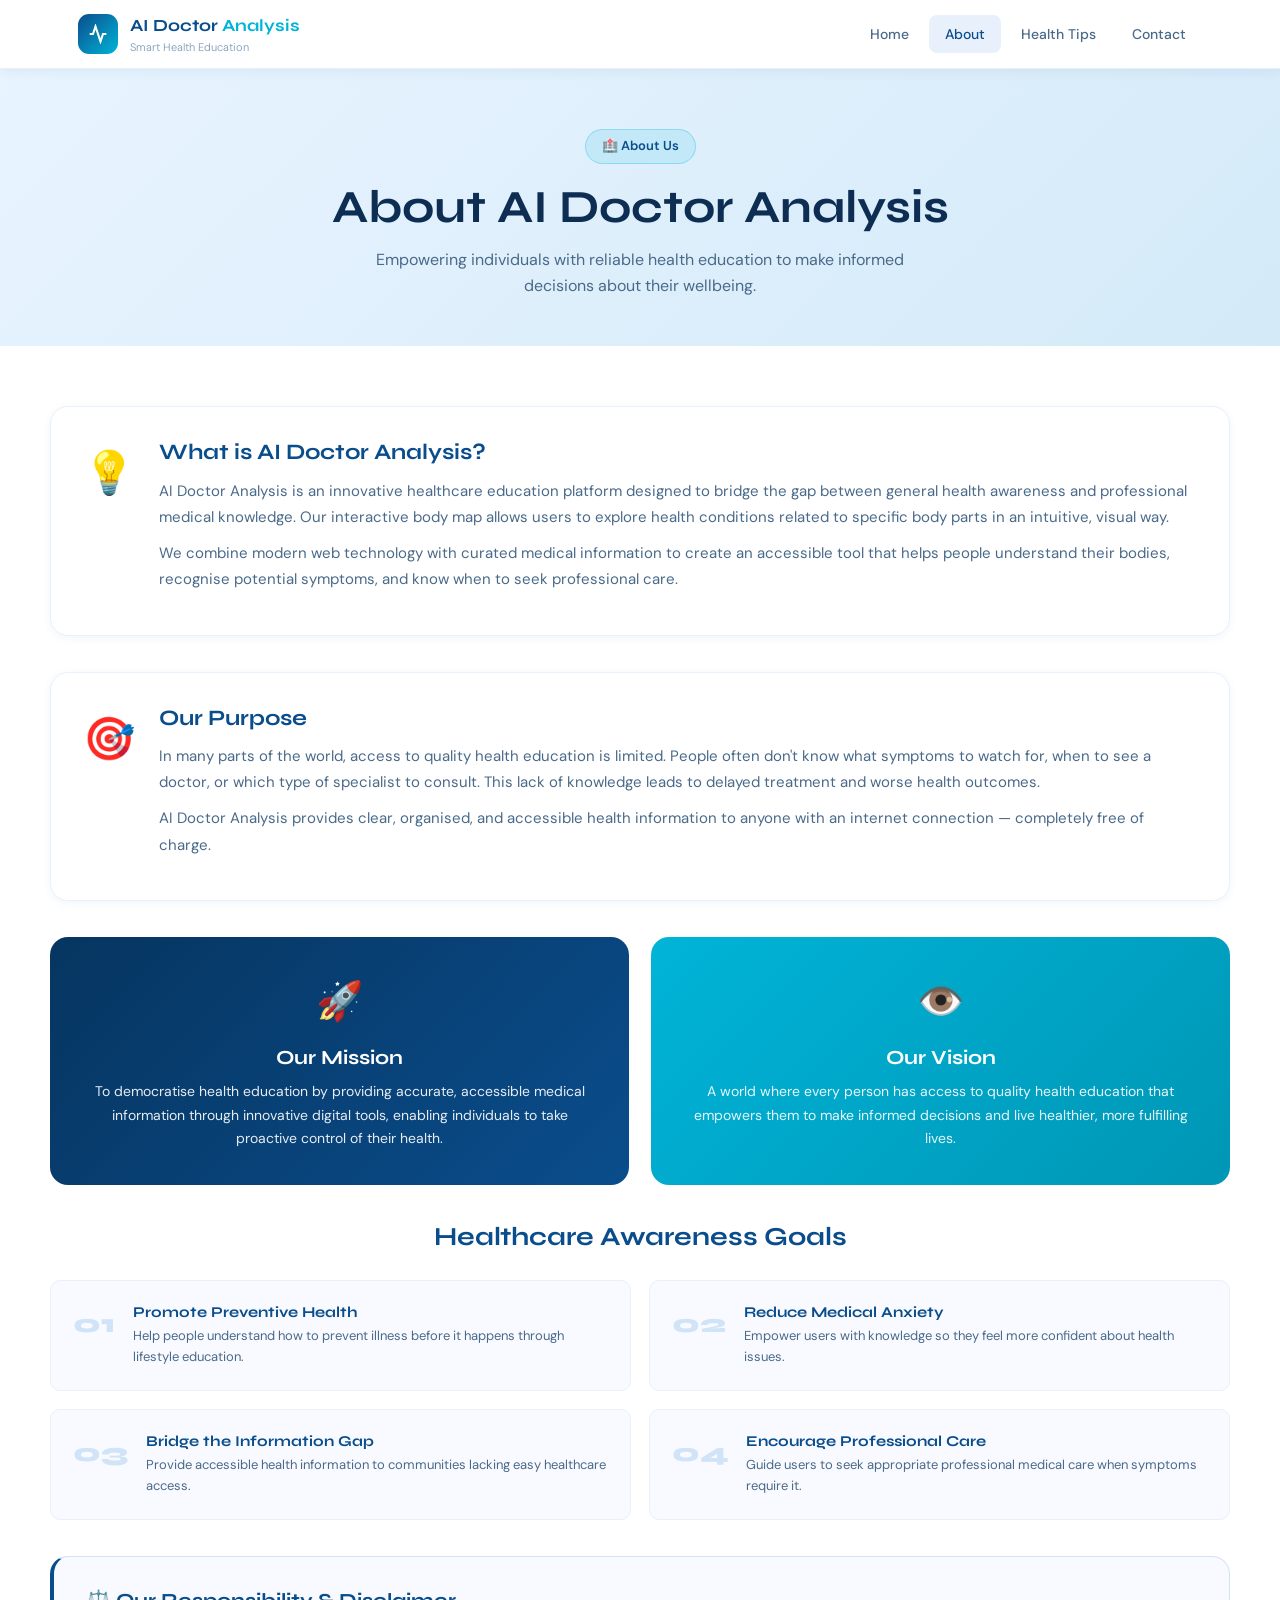
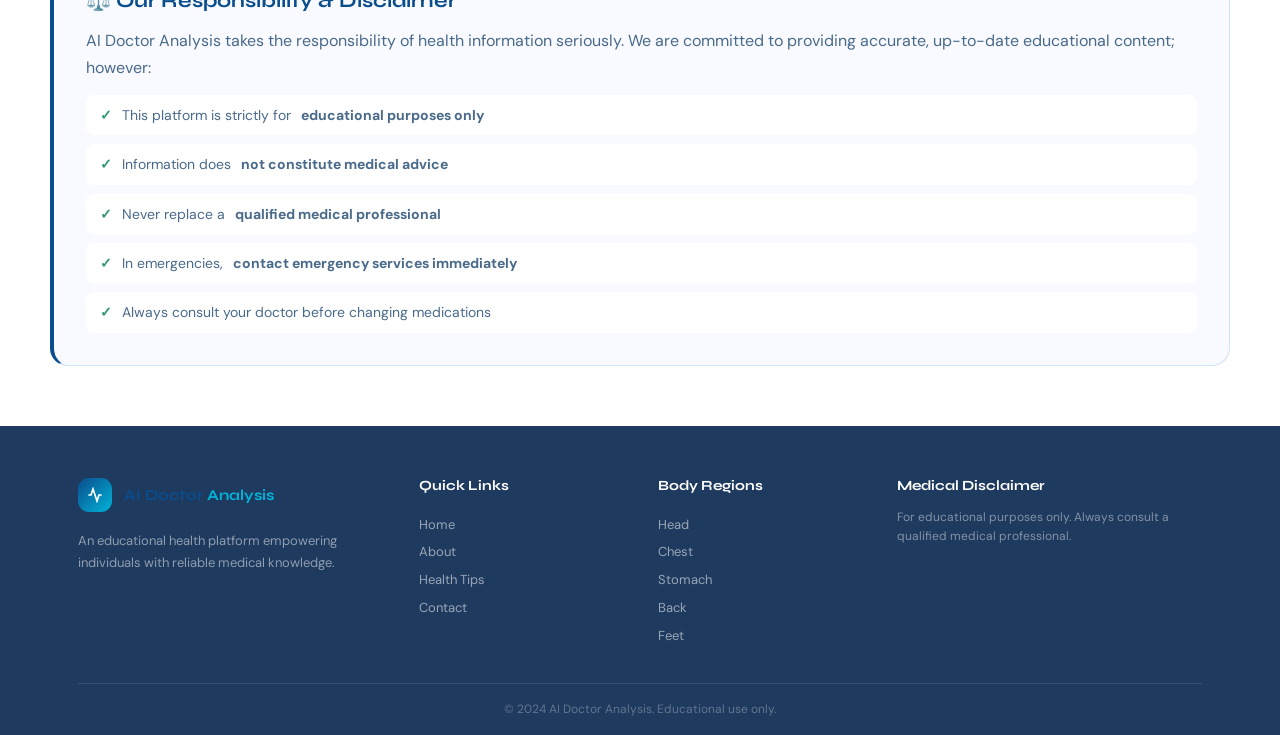
<file: templates/about.html>
<!DOCTYPE html>
<html lang="en">
<head><meta charset="UTF-8"><meta name="viewport" content="width=device-width,initial-scale=1"><title>About — AI Doctor Analysis</title><link rel="stylesheet" href="/static/css/style.css"></head>
<body>
<header><div class="hdr"><a href="/" class="logo"><div class="logo-ic"><svg width="20" height="20" viewBox="0 0 24 24" fill="none" stroke="white" stroke-width="2.5"><path d="M22 12h-4l-3 9L9 3l-3 9H2"/></svg></div><div><div class="logo-t">AI Doctor <span>Analysis</span></div><div class="logo-s">Smart Health Education</div></div></a><nav class="main-nav" id="main-nav"><a href="/" class="nav-link">Home</a><a href="/about" class="nav-link active">About</a><a href="/tips" class="nav-link">Health Tips</a><a href="/contact" class="nav-link">Contact</a></nav><button class="hamburger" onclick="toggleMenu()"><span></span><span></span><span></span></button></div></header>

<div class="pg-hero about"><div class="container"><div class="badge">🏥 About Us</div><h1>About AI Doctor Analysis</h1><p>Empowering individuals with reliable health education to make informed decisions about their wellbeing.</p></div></div>

<div class="container about-body">
  <div class="about-card reveal"><div class="about-ico">💡</div><div><h2>What is AI Doctor Analysis?</h2><p>AI Doctor Analysis is an innovative healthcare education platform designed to bridge the gap between general health awareness and professional medical knowledge. Our interactive body map allows users to explore health conditions related to specific body parts in an intuitive, visual way.</p><p>We combine modern web technology with curated medical information to create an accessible tool that helps people understand their bodies, recognise potential symptoms, and know when to seek professional care.</p></div></div>
  <div class="about-card reveal"><div class="about-ico">🎯</div><div><h2>Our Purpose</h2><p>In many parts of the world, access to quality health education is limited. People often don't know what symptoms to watch for, when to see a doctor, or which type of specialist to consult. This lack of knowledge leads to delayed treatment and worse health outcomes.</p><p>AI Doctor Analysis provides clear, organised, and accessible health information to anyone with an internet connection — completely free of charge.</p></div></div>
  <div class="mv-grid reveal"><div class="mv-card mission"><div class="mv-ico">🚀</div><h3>Our Mission</h3><p>To democratise health education by providing accurate, accessible medical information through innovative digital tools, enabling individuals to take proactive control of their health.</p></div><div class="mv-card vision"><div class="mv-ico">👁️</div><h3>Our Vision</h3><p>A world where every person has access to quality health education that empowers them to make informed decisions and live healthier, more fulfilling lives.</p></div></div>
  <div class="reveal"><h2 style="font-size:26px;color:var(--pr);text-align:center;margin-bottom:28px">Healthcare Awareness Goals</h2><div class="goals-grid"><div class="goal-item"><div class="goal-num">01</div><div><h4>Promote Preventive Health</h4><p>Help people understand how to prevent illness before it happens through lifestyle education.</p></div></div><div class="goal-item"><div class="goal-num">02</div><div><h4>Reduce Medical Anxiety</h4><p>Empower users with knowledge so they feel more confident about health issues.</p></div></div><div class="goal-item"><div class="goal-num">03</div><div><h4>Bridge the Information Gap</h4><p>Provide accessible health information to communities lacking easy healthcare access.</p></div></div><div class="goal-item"><div class="goal-num">04</div><div><h4>Encourage Professional Care</h4><p>Guide users to seek appropriate professional medical care when symptoms require it.</p></div></div></div></div>
  <div class="resp-card reveal"><h3>⚖️ Our Responsibility &amp; Disclaimer</h3><p>AI Doctor Analysis takes the responsibility of health information seriously. We are committed to providing accurate, up-to-date educational content; however:</p><ul><li>This platform is strictly for <strong>educational purposes only</strong></li><li>Information does <strong>not constitute medical advice</strong></li><li>Never replace a <strong>qualified medical professional</strong></li><li>In emergencies, <strong>contact emergency services immediately</strong></li><li>Always consult your doctor before changing medications</li></ul></div>
</div>

<footer><div class="container"><div class="foot-grid"><div class="foot-brand"><a href="/" class="logo" style="margin-bottom:10px;display:inline-flex"><div class="logo-ic" style="width:34px;height:34px"><svg width="16" height="16" viewBox="0 0 24 24" fill="none" stroke="white" stroke-width="2.5"><path d="M22 12h-4l-3 9L9 3l-3 9H2"/></svg></div><div><div class="logo-t" style="font-size:15px">AI Doctor <span>Analysis</span></div></div></a><p>An educational health platform empowering individuals with reliable medical knowledge.</p></div><div class="foot-links"><h4>Quick Links</h4><a href="/">Home</a><a href="/about">About</a><a href="/tips">Health Tips</a><a href="/contact">Contact</a></div><div class="foot-links"><h4>Body Regions</h4><a href="/illness?part=head">Head</a><a href="/illness?part=chest">Chest</a><a href="/illness?part=stomach">Stomach</a><a href="/illness?part=back">Back</a><a href="/illness?part=feet">Feet</a></div><div class="foot-disc"><h4>Medical Disclaimer</h4><p>For educational purposes only. Always consult a qualified medical professional.</p></div></div><div class="foot-btm">© 2024 AI Doctor Analysis. Educational use only.</div></div></footer>
<div id="toast" class="toast"></div>
<script src="/static/js/shared.js"></script>
</body></html>
</file>
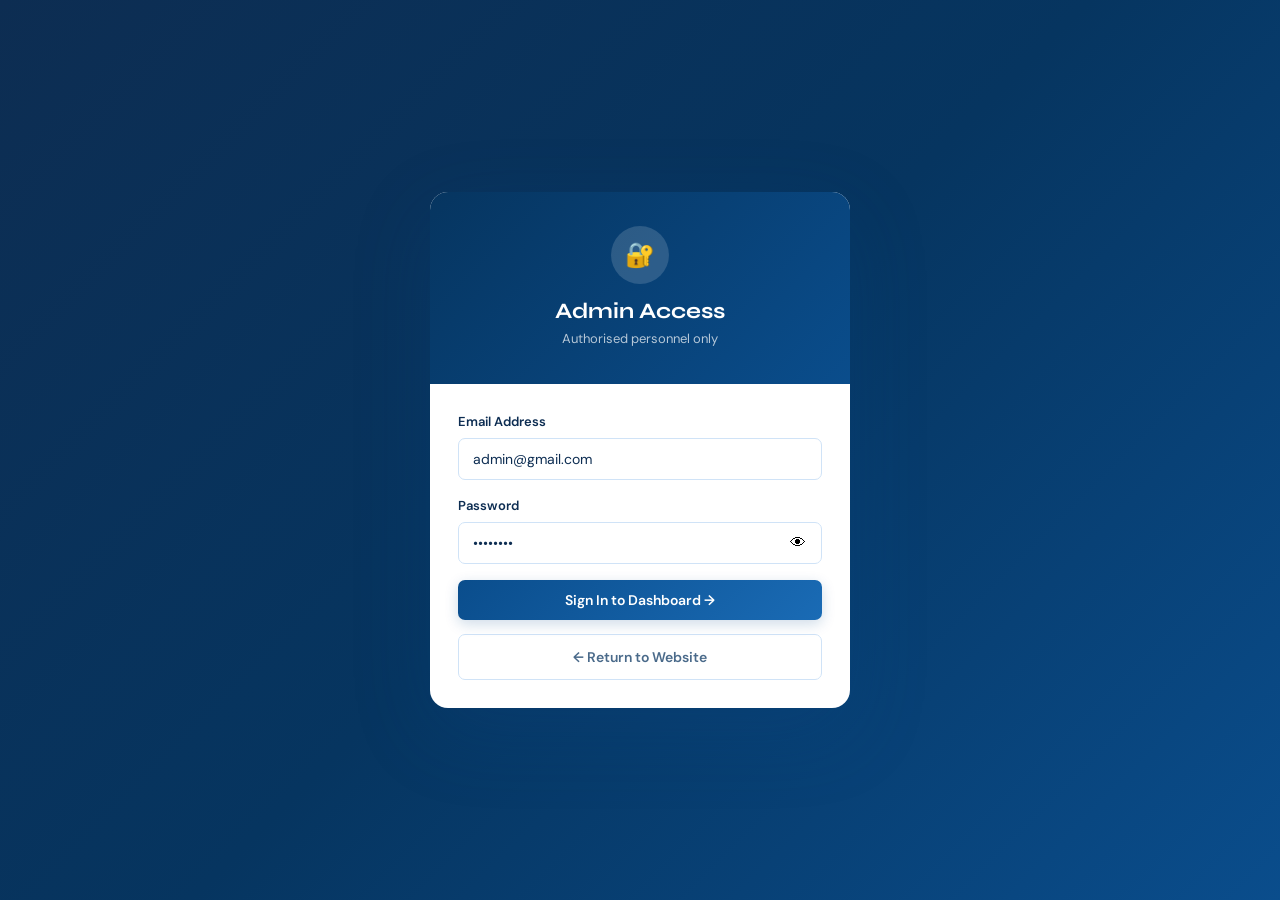
<file: templates/admin_login.html>
<!DOCTYPE html>
<html lang="en">
<head><meta charset="UTF-8"><meta name="viewport" content="width=device-width,initial-scale=1"><title>Admin Login — AI Doctor Analysis</title><link rel="stylesheet" href="/static/css/style.css"></head>
<body class="admin-login-wrap">
<div class="admin-login-card">
  <div class="alc-hdr">
    <div class="alc-ico">🔐</div>
    <h2>Admin Access</h2>
    <p>Authorised personnel only</p>
  </div>
  <div class="alc-body">
    <div id="login-err" class="err-msg" style="display:none"></div>
    <form onsubmit="doLogin(event)">
      <div class="fg"><label>Email Address</label><input type="email" id="l-email" placeholder="admin@gmail.com" value="admin@gmail.com" required></div>
      <div class="fg"><label>Password</label><div class="pw-field"><input type="password" id="l-pass" placeholder="••••••••" value="admin123" required><button type="button" class="eye-btn" onclick="togglePw(this)">👁</button></div></div>
      <button type="submit" class="btn btn-pr btn-full" style="margin-bottom:10px">Sign In to Dashboard →</button>
      <a href="/" class="btn btn-gh btn-full" style="margin-top:4px;display:flex">← Return to Website</a>
    </form>
  </div>
</div>
<div id="toast" class="toast"></div>
<script src="/static/js/shared.js"></script>
<script>
async function doLogin(e){
  e.preventDefault();
  const err=document.getElementById('login-err');
  err.style.display='none';
  try{
    const r=await fetch('/admin/login',{method:'POST',headers:{'Content-Type':'application/json'},body:JSON.stringify({email:document.getElementById('l-email').value,password:document.getElementById('l-pass').value})});
    const j=await r.json();
    if(j.success){showToast('Login successful! Redirecting...','success');setTimeout(()=>window.location.href='/admin',700);}
    else{err.textContent=j.message||'Invalid credentials.';err.style.display='block';}
  }catch(ex){err.textContent='Could not connect to server.';err.style.display='block';}
}
function togglePw(btn){const inp=btn.previousElementSibling;inp.type=inp.type==='password'?'text':'password';btn.textContent=inp.type==='password'?'👁':'🙈';}
</script>
</body></html>
</file>
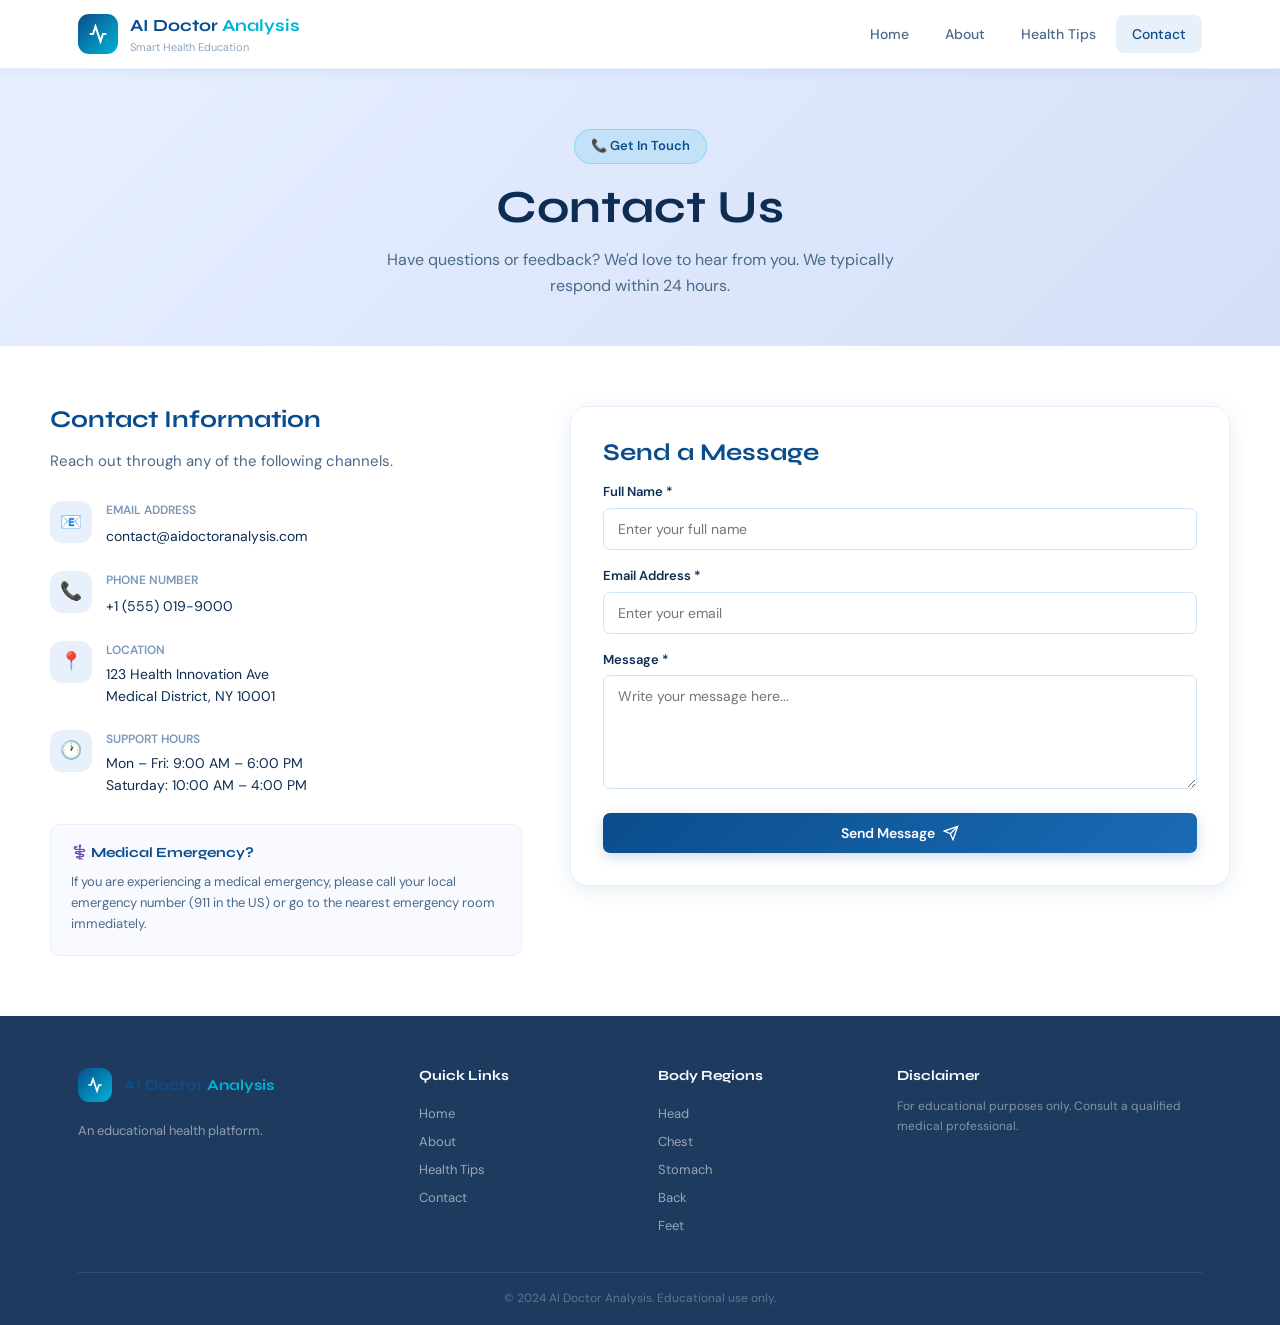
<file: templates/contact.html>
<!DOCTYPE html>
<html lang="en">
<head><meta charset="UTF-8"><meta name="viewport" content="width=device-width,initial-scale=1"><title>Contact — AI Doctor Analysis</title><link rel="stylesheet" href="/static/css/style.css"></head>
<body>
<header><div class="hdr"><a href="/" class="logo"><div class="logo-ic"><svg width="20" height="20" viewBox="0 0 24 24" fill="none" stroke="white" stroke-width="2.5"><path d="M22 12h-4l-3 9L9 3l-3 9H2"/></svg></div><div><div class="logo-t">AI Doctor <span>Analysis</span></div><div class="logo-s">Smart Health Education</div></div></a><nav class="main-nav" id="main-nav"><a href="/" class="nav-link">Home</a><a href="/about" class="nav-link">About</a><a href="/tips" class="nav-link">Health Tips</a><a href="/contact" class="nav-link active">Contact</a></nav><button class="hamburger" onclick="toggleMenu()"><span></span><span></span><span></span></button></div></header>

<div class="pg-hero contact-bg"><div class="container"><div class="badge">📞 Get In Touch</div><h1>Contact Us</h1><p>Have questions or feedback? We'd love to hear from you. We typically respond within 24 hours.</p></div></div>

<div class="container contact-body">
  <div class="contact-grid">
    <div class="cinfo reveal">
      <h2>Contact Information</h2>
      <p class="cintro">Reach out through any of the following channels.</p>
      <div class="citem"><div class="citem-ic">📧</div><div><div class="citem-lbl">Email Address</div><a href="mailto:contact@aidoctoranalysis.com" class="citem-val">contact@aidoctoranalysis.com</a></div></div>
      <div class="citem"><div class="citem-ic">📞</div><div><div class="citem-lbl">Phone Number</div><a href="tel:+15550199000" class="citem-val">+1 (555) 019-9000</a></div></div>
      <div class="citem"><div class="citem-ic">📍</div><div><div class="citem-lbl">Location</div><div class="citem-val">123 Health Innovation Ave<br>Medical District, NY 10001</div></div></div>
      <div class="citem"><div class="citem-ic">🕐</div><div><div class="citem-lbl">Support Hours</div><div class="citem-val">Mon – Fri: 9:00 AM – 6:00 PM<br>Saturday: 10:00 AM – 4:00 PM</div></div></div>
      <div style="margin-top:28px;padding:20px;background:var(--g50);border-radius:var(--rsm);border:1.5px solid var(--g100)"><h4 style="font-size:14px;color:var(--pr);margin-bottom:10px">⚕️ Medical Emergency?</h4><p style="font-size:13px;color:var(--tx-l);line-height:1.6">If you are experiencing a medical emergency, please call your local emergency number (911 in the US) or go to the nearest emergency room immediately.</p></div>
    </div>
    <div class="cform-card reveal">
      <h2>Send a Message</h2>
      <div id="form-success" class="success-msg" style="display:none"><span>✅</span> Thank you! Your message has been saved to the database.</div>
      <div id="form-err" class="err-msg" style="display:none"></div>
      <form id="contact-form" onsubmit="submitForm(event)">
        <div class="fg"><label>Full Name *</label><input type="text" id="cname" placeholder="Enter your full name" required></div>
        <div class="fg"><label>Email Address *</label><input type="email" id="cemail" placeholder="Enter your email" required></div>
        <div class="fg"><label>Message *</label><textarea id="cmsg" rows="5" placeholder="Write your message here..." required></textarea></div>
        <button type="submit" class="btn btn-pr btn-full" id="submit-btn">Send Message <svg width="16" height="16" viewBox="0 0 24 24" fill="none" stroke="currentColor" stroke-width="2"><line x1="22" y1="2" x2="11" y2="13"/><polygon points="22 2 15 22 11 13 2 9 22 2"/></svg></button>
      </form>
    </div>
  </div>
</div>

<footer><div class="container"><div class="foot-grid"><div class="foot-brand"><a href="/" class="logo" style="margin-bottom:10px;display:inline-flex"><div class="logo-ic" style="width:34px;height:34px"><svg width="16" height="16" viewBox="0 0 24 24" fill="none" stroke="white" stroke-width="2.5"><path d="M22 12h-4l-3 9L9 3l-3 9H2"/></svg></div><div><div class="logo-t" style="font-size:15px">AI Doctor <span>Analysis</span></div></div></a><p>An educational health platform.</p></div><div class="foot-links"><h4>Quick Links</h4><a href="/">Home</a><a href="/about">About</a><a href="/tips">Health Tips</a><a href="/contact">Contact</a></div><div class="foot-links"><h4>Body Regions</h4><a href="/illness?part=head">Head</a><a href="/illness?part=chest">Chest</a><a href="/illness?part=stomach">Stomach</a><a href="/illness?part=back">Back</a><a href="/illness?part=feet">Feet</a></div><div class="foot-disc"><h4>Disclaimer</h4><p>For educational purposes only. Consult a qualified medical professional.</p></div></div><div class="foot-btm">© 2024 AI Doctor Analysis. Educational use only.</div></div></footer>

<div id="toast" class="toast"></div>
<script src="/static/js/shared.js"></script>
<script>
async function submitForm(e){
  e.preventDefault();
  const btn=document.getElementById('submit-btn');
  btn.disabled=true;btn.textContent='Sending...';
  document.getElementById('form-err').style.display='none';
  try{
    const r=await fetch('/api/contact',{method:'POST',headers:{'Content-Type':'application/json'},body:JSON.stringify({name:document.getElementById('cname').value.trim(),email:document.getElementById('cemail').value.trim(),message:document.getElementById('cmsg').value.trim()})});
    const j=await r.json();
    if(j.success){
      document.getElementById('form-success').style.display='flex';
      document.getElementById('contact-form').reset();
      showToast('Message saved to database!','success');
    } else {
      document.getElementById('form-err').textContent=j.message||'Error sending message.';
      document.getElementById('form-err').style.display='block';
    }
  }catch(err){
    document.getElementById('form-err').textContent='Could not connect to server. Make sure Flask is running.';
    document.getElementById('form-err').style.display='block';
  }
  btn.disabled=false;btn.innerHTML='Send Message <svg width="16" height="16" viewBox="0 0 24 24" fill="none" stroke="currentColor" stroke-width="2"><line x1="22" y1="2" x2="11" y2="13"/><polygon points="22 2 15 22 11 13 2 9 22 2"/></svg>';
}
</script>
</body></html>
</file>
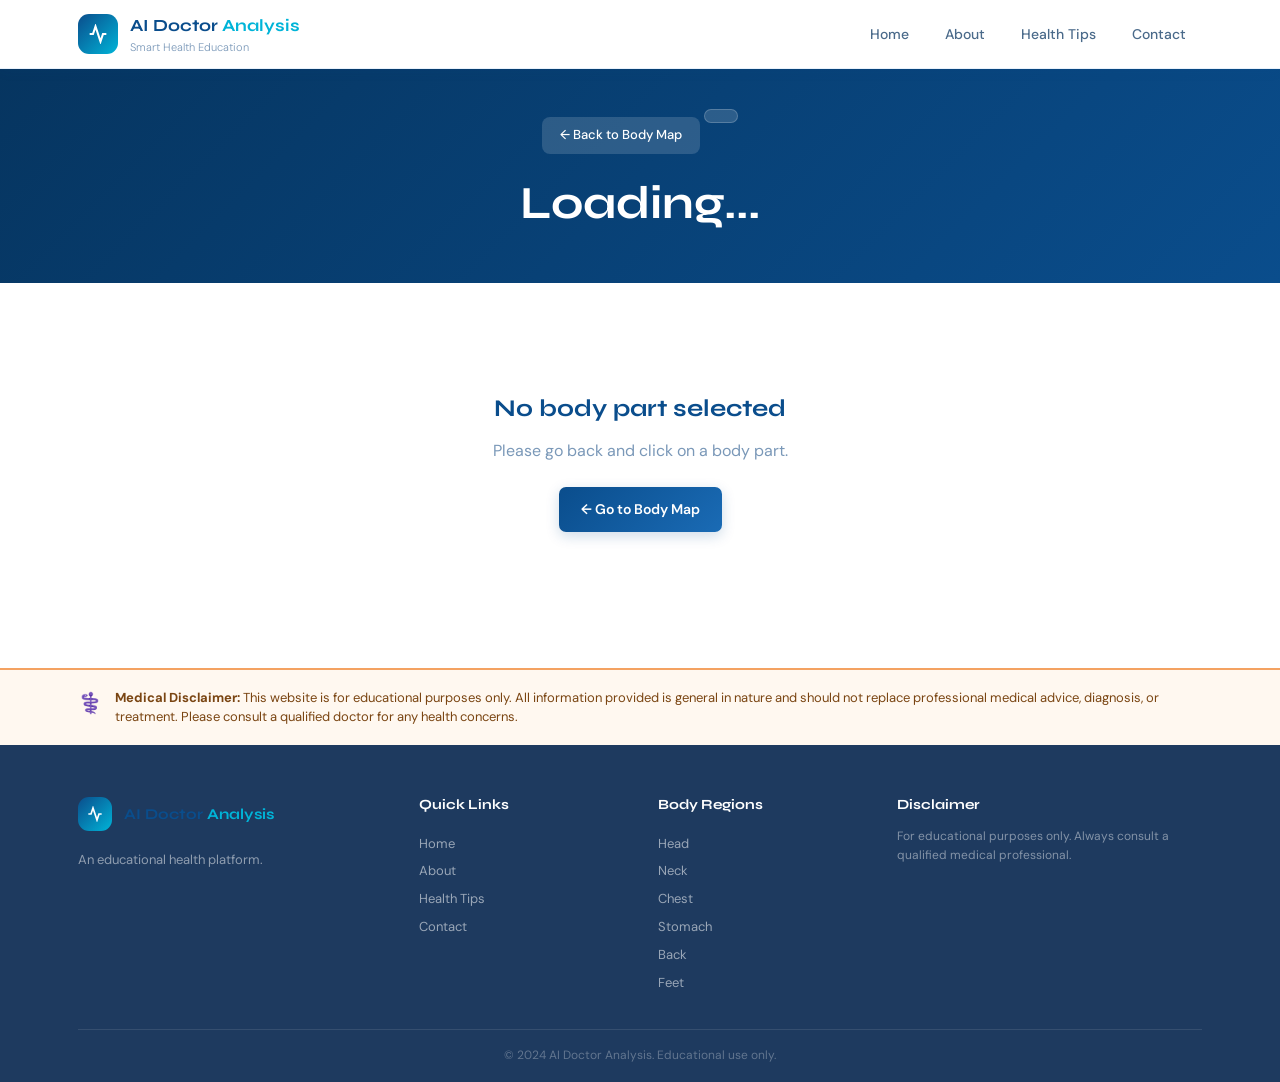
<file: templates/illness.html>
<!DOCTYPE html>
<html lang="en">
<head>
<meta charset="UTF-8"><meta name="viewport" content="width=device-width,initial-scale=1">
<title>Illness Info — AI Doctor Analysis</title>
<link rel="stylesheet" href="/static/css/style.css">
</head>
<body>
<header>
  <div class="hdr">
    <a href="/" class="logo"><div class="logo-ic"><svg width="20" height="20" viewBox="0 0 24 24" fill="none" stroke="white" stroke-width="2.5"><path d="M22 12h-4l-3 9L9 3l-3 9H2"/></svg></div><div><div class="logo-t">AI Doctor <span>Analysis</span></div><div class="logo-s">Smart Health Education</div></div></a>
    <nav class="main-nav" id="main-nav"><a href="/" class="nav-link">Home</a><a href="/about" class="nav-link">About</a><a href="/tips" class="nav-link">Health Tips</a><a href="/contact" class="nav-link">Contact</a></nav>
    <button class="hamburger" onclick="toggleMenu()"><span></span><span></span><span></span></button>
  </div>
</header>

<div class="pg-hero illness-bg" id="ill-hero">
  <div class="container">
    <a href="/" class="back-btn">← Back to Body Map</a>
    <div class="badge" id="ill-badge"></div>
    <h1 id="ill-title">Loading...</h1>
    <p id="ill-sub"></p>
  </div>
</div>

<div class="ill-container">
  <div class="container" id="ill-content">
    <div style="text-align:center;padding:80px 0"><div class="loader"></div><p style="color:var(--tx-m)">Loading health information from database...</p></div>
  </div>
</div>

<div class="disclaimer-bar">
  <div class="container">
    <div class="disclaimer"><span style="font-size:20px;flex-shrink:0">⚕️</span><span><strong>Medical Disclaimer:</strong> This website is for educational purposes only. All information provided is general in nature and should not replace professional medical advice, diagnosis, or treatment. Please consult a qualified doctor for any health concerns.</span></div>
  </div>
</div>

<div id="toast" class="toast"></div>

<footer>
  <div class="container">
    <div class="foot-grid">
      <div class="foot-brand"><a href="/" class="logo" style="margin-bottom:10px;display:inline-flex"><div class="logo-ic" style="width:34px;height:34px"><svg width="16" height="16" viewBox="0 0 24 24" fill="none" stroke="white" stroke-width="2.5"><path d="M22 12h-4l-3 9L9 3l-3 9H2"/></svg></div><div><div class="logo-t" style="font-size:15px">AI Doctor <span>Analysis</span></div></div></a><p>An educational health platform.</p></div>
      <div class="foot-links"><h4>Quick Links</h4><a href="/">Home</a><a href="/about">About</a><a href="/tips">Health Tips</a><a href="/contact">Contact</a></div>
      <div class="foot-links"><h4>Body Regions</h4><a href="/illness?part=head">Head</a><a href="/illness?part=neck">Neck</a><a href="/illness?part=chest">Chest</a><a href="/illness?part=stomach">Stomach</a><a href="/illness?part=back">Back</a><a href="/illness?part=feet">Feet</a></div>
      <div class="foot-disc"><h4>Disclaimer</h4><p>For educational purposes only. Always consult a qualified medical professional.</p></div>
    </div>
    <div class="foot-btm">© 2024 AI Doctor Analysis. Educational use only.</div>
  </div>
</footer>

<script src="/static/js/shared.js"></script>
<script>
const PART_ICONS={head:'🧠',neck:'🦴',shoulders:'💪',chest:'🫁',stomach:'🫃',arms:'🦾',back:'🦴',knees:'🦵',legs:'🦵',feet:'🦶'};
const DOC_EMOJIS={'Neurologist':'🧠','Headache Specialist':'🤕','Orthopedic Surgeon':'🦴','Sports Orthopaedics':'🏃','Cardiologist':'❤️','Pulmonologist':'🫁','Gastroenterologist':'🫃','Sports Medicine':'🏅','Spine Specialist':'🦴','Rheumatologist':'💊','Vascular Surgeon':'🩸','Podiatrist':'🦶'};

async function loadIllness(){
  const params=new URLSearchParams(window.location.search);
  const part=(params.get('part')||'').toLowerCase().trim();
  if(!part){document.getElementById('ill-content').innerHTML='<div style="text-align:center;padding:60px"><h2 style="color:var(--pr)">No body part selected</h2><p style="color:var(--tx-m);margin:14px 0 24px">Please go back and click on a body part.</p><a href="/" class="btn btn-pr">← Go to Body Map</a></div>';return;}

  try{
    const r=await fetch(`/api/illness/${encodeURIComponent(part)}`);
    const j=await r.json();
    if(!j.success){
      document.getElementById('ill-content').innerHTML=`<div style="text-align:center;padding:60px"><div style="font-size:48px;margin-bottom:16px">⚠️</div><h2 style="color:var(--pr);margin-bottom:10px">Body Part Not Found</h2><p style="color:var(--tx-m);margin-bottom:24px">No data found for "<strong>${esc(part)}</strong>".</p><a href="/" class="btn btn-pr">← Back to Body Map</a></div>`;
      return;
    }
    const {part:p,illnesses,doctors}=j.data;
    const icon=PART_ICONS[part]||'🏥';
    document.getElementById('ill-badge').textContent=icon+' '+p.name;
    document.getElementById('ill-title').textContent=p.name+' — Health Information';
    document.getElementById('ill-sub').textContent=`Conditions, symptoms, care tips, and specialists related to ${p.name} health.`;
    document.title=p.name+' — AI Doctor Analysis';

    let html='';
    if(!illnesses.length){
      html=`<div class="ill-card" style="text-align:center;padding:48px"><div style="font-size:40px;margin-bottom:12px">📋</div><p style="color:var(--tx-m)">No illness data for <strong>${esc(p.name)}</strong> yet. Admin can add via the admin panel.</p></div>`;
    } else {
      illnesses.forEach((ill,idx)=>{
        html+=`<div class="ill-card reveal">
          <div class="ill-hdr"><div class="ill-ico">${icon}</div><div><div class="ill-name">${esc(ill.name)}</div><span class="sev ${ill.severity||'mild'}">${(ill.severity||'mild').charAt(0).toUpperCase()+(ill.severity||'mild').slice(1)} Severity</span></div></div>
          <p class="ill-desc">${esc(ill.description)}</p>
          <div class="list-title">🔍 Symptoms</div>
          <ul class="sym-list">${(ill.symptoms||[]).map(s=>`<li>${esc(s)}</li>`).join('')}</ul>
          <div class="list-title">💚 Care Tips</div>
          <ul class="care-list">${(ill.care_tips||[]).map(c=>`<li>${esc(c)}</li>`).join('')}</ul>
          ${ill.medicines&&ill.medicines.length?`<div class="list-title">💊 Medicine Information</div><div class="med-warn">⚠️ Educational only. Always consult a doctor before taking any medication.</div><div class="med-cards">${ill.medicines.map(m=>`<div class="med-card"><div class="med-name">${esc(m.name)}</div><span class="otc-badge ${m.is_otc?'otc-yes':'otc-no'}">${m.is_otc?'✓ Over-the-Counter':'⚕ Prescription Required'}</span><div class="med-info">${esc(m.dosage||m.description||'')}</div></div>`).join('')}</div>`:''}
        </div>${idx<illnesses.length-1?'<hr style="border:none;border-top:2px dashed var(--g100);margin:8px 0">':''}`;
      });
    }

    if(doctors.length){
      html+=`<div class="ill-card reveal"><div class="ill-hdr"><div class="ill-ico">👨‍⚕️</div><div><div class="ill-name">Recommended Specialists</div></div></div>
        <div class="doc-grid">${doctors.map(d=>`<div class="doc-card"><div class="doc-av">${DOC_EMOJIS[d.specialization]||'👨‍⚕️'}</div><div class="doc-name">${esc(d.name)}</div><div class="doc-spec">${esc(d.specialization)}</div><div class="doc-hosp">${d.hospital?'🏥 '+esc(d.hospital):''}</div><div class="doc-ctc">${d.phone?`<a href="tel:${esc(d.phone)}">📞 ${esc(d.phone)}</a>`:''} ${d.email?`<a href="mailto:${esc(d.email)}">📧 ${esc(d.email)}</a>`:''}</div>${d.experience_years?`<span class="doc-exp">${d.experience_years} yrs experience</span>`:''}</div>`).join('')}</div></div>`;
    } else {
      html+=`<div class="ill-card reveal" style="text-align:center;padding:32px"><div style="font-size:32px;margin-bottom:10px">👨‍⚕️</div><p style="color:var(--tx-m)">No specialist added yet for ${esc(p.name)}. Admin can add doctors via the admin panel.</p></div>`;
    }
    document.getElementById('ill-content').innerHTML=html;
    initReveal();
  }catch(e){
    document.getElementById('ill-content').innerHTML='<div style="text-align:center;padding:60px"><div style="font-size:40px;margin-bottom:12px">⚠️</div><p style="color:var(--tx-m)">Could not connect to server. Make sure Flask is running on port 5000.</p><a href="/" class="btn btn-pr" style="margin-top:16px">← Back</a></div>';
  }
}
loadIllness();
</script>
</body>
</html>
</file>
<file: static/css/style.css>
@import url('https://fonts.googleapis.com/css2?family=Syne:wght@400;600;700;800&family=DM+Sans:opsz,wght@9..40,300;9..40,400;9..40,500;9..40,600&display=swap');
:root{--pr:#0a4d8c;--pr-l:#1a6bb5;--pr-d:#063560;--ac:#00b4d8;--ac-l:#90e0ef;--wh:#fff;--of:#f4f8ff;--g50:#f8faff;--g100:#e8f1fb;--g200:#d0e3f7;--g400:#88a8cc;--g800:#1e3a5f;--tx:#0d2d52;--tx-l:#4a6a8a;--tx-m:#7a98b8;--red:#e63946;--grn:#2d9970;--org:#f4a261;--sh:0 4px 20px rgba(10,77,140,.10);--sh-lg:0 12px 48px rgba(10,77,140,.16);--sh-xl:0 24px 80px rgba(10,77,140,.20);--r:18px;--rsm:10px;--rxs:7px;--tr:.24s cubic-bezier(.4,0,.2,1)}
*,*::before,*::after{margin:0;padding:0;box-sizing:border-box}html{scroll-behavior:smooth}
body{font-family:'DM Sans',sans-serif;color:var(--tx);background:var(--wh);line-height:1.6;overflow-x:hidden;animation:pgIn .4s ease}
@keyframes pgIn{from{opacity:0;transform:translateY(8px)}to{opacity:1;transform:translateY(0)}}
h1,h2,h3,h4,h5{font-family:'Syne',sans-serif;line-height:1.2}
a{text-decoration:none;color:inherit;cursor:pointer}button,input,select,textarea{font-family:inherit;cursor:pointer}img{max-width:100%}
.container{max-width:1180px;margin:0 auto;padding:0 28px}

/* HEADER */
header{position:sticky;top:0;z-index:900;background:rgba(255,255,255,.97);backdrop-filter:blur(16px);border-bottom:1.5px solid var(--g100);box-shadow:0 2px 12px rgba(10,77,140,.07)}
.hdr{max-width:1180px;margin:0 auto;padding:0 28px;height:68px;display:flex;align-items:center;justify-content:space-between}
.logo{display:flex;align-items:center;gap:12px;text-decoration:none}
.logo-ic{width:40px;height:40px;background:linear-gradient(135deg,var(--pr),var(--ac));border-radius:11px;display:flex;align-items:center;justify-content:center;flex-shrink:0}
.logo-t{font-family:'Syne',sans-serif;font-weight:700;font-size:17px;color:var(--pr)}.logo-t span{color:var(--ac)}
.logo-s{font-size:11px;color:var(--tx-m);font-weight:300}
nav.main-nav{display:flex;align-items:center;gap:4px}
.nav-link{padding:8px 16px;border-radius:8px;font-size:14px;font-weight:500;color:var(--tx-l);transition:all var(--tr)}
.nav-link:hover,.nav-link.active{background:var(--g100);color:var(--pr)}
.hamburger{display:none;flex-direction:column;gap:5px;background:none;border:none;padding:6px}
.hamburger span{display:block;width:22px;height:2px;background:var(--tx);border-radius:2px}

/* HERO */
.hero{min-height:calc(100vh - 68px);background:linear-gradient(135deg,#f0f7ff,#e0efff 40%,#f4fbff);display:flex;align-items:center;position:relative;overflow:hidden}
.hero::before{content:'';position:absolute;inset:0;background:radial-gradient(circle at 25% 20%,rgba(0,180,216,.18),transparent 50%),radial-gradient(circle at 80% 70%,rgba(10,77,140,.12),transparent 45%);pointer-events:none}
.hero-inner{max-width:1180px;margin:0 auto;padding:60px 28px;width:100%;display:flex;align-items:center;gap:56px;position:relative;z-index:1}
.hero-text{flex:1;max-width:500px}
.hero-badge{display:inline-flex;align-items:center;gap:8px;background:rgba(0,180,216,.12);color:var(--pr);padding:6px 16px;border-radius:30px;font-size:13px;font-weight:600;margin-bottom:20px;border:1px solid rgba(0,180,216,.28);animation:fadeUp .6s .1s both}
@keyframes fadeUp{from{opacity:0;transform:translateY(20px)}to{opacity:1;transform:translateY(0)}}
.hero h1{font-size:clamp(30px,4.2vw,52px);color:var(--pr);margin-bottom:16px;animation:fadeUp .6s .2s both}
.hero h1 span{color:var(--ac)}
.hero-sub{font-size:16px;color:var(--tx-l);margin-bottom:36px;line-height:1.7;animation:fadeUp .6s .3s both}
.hero-stats{display:flex;align-items:center;gap:24px;animation:fadeUp .6s .4s both}
.st-num{display:block;font-family:'Syne',sans-serif;font-size:26px;font-weight:700;color:var(--pr)}
.st-lbl{font-size:12px;color:var(--tx-m)}.st-div{width:1px;height:36px;background:var(--g200)}

/* BODY MAP */
.hero-body{flex-shrink:0;display:flex;flex-direction:column;align-items:center;animation:slideR .7s .15s both}
@keyframes slideR{from{opacity:0;transform:translateX(36px)}to{opacity:1;transform:translateX(0)}}
.body-lbl{background:var(--pr);color:#fff;padding:5px 16px;border-radius:20px;font-size:12px;font-weight:600;margin-bottom:10px;min-height:28px;display:flex;align-items:center;justify-content:center;transition:all .2s;box-shadow:var(--sh)}
.body-svg{width:230px;height:auto;filter:drop-shadow(0 18px 50px rgba(10,77,140,.14))}
.body-hint{display:flex;align-items:center;gap:6px;font-size:12px;color:var(--tx-m);margin-top:10px;padding:5px 14px;background:#fff;border-radius:20px;box-shadow:0 1px 6px rgba(10,77,140,.08)}
.bp{cursor:pointer;fill:transparent;transition:fill .18s,filter .18s}
.bp:hover{fill:rgba(0,180,216,.26);filter:drop-shadow(0 0 8px rgba(0,180,216,.4))}
.bp:active{fill:rgba(0,180,216,.4)}

/* COMMON ILLNESS SECTION */
.common-section{padding:72px 0;background:var(--of)}
.sec-lbl{font-size:12px;font-weight:700;letter-spacing:1.5px;text-transform:uppercase;color:var(--ac);margin-bottom:12px;text-align:center}
.sec-title{font-size:clamp(22px,3vw,34px);color:var(--pr);text-align:center;margin-bottom:48px}
.common-grid{display:grid;grid-template-columns:repeat(auto-fill,minmax(130px,1fr));gap:16px}
.ci-card{background:#fff;border-radius:var(--r);border:1.5px solid var(--g100);padding:22px 16px;text-align:center;cursor:pointer;transition:all var(--tr)}
.ci-card:hover{transform:translateY(-4px);box-shadow:var(--sh-lg);border-color:var(--ac)}
.ci-icon{font-size:36px;margin-bottom:10px}.ci-name{font-size:14px;font-weight:600;color:var(--pr)}

/* FEATURES */
.features{padding:72px 0}
.feat-grid{display:grid;grid-template-columns:repeat(auto-fit,minmax(230px,1fr));gap:22px}
.feat-card{padding:30px 22px;border-radius:var(--r);background:var(--g50);border:1.5px solid var(--g100);transition:all var(--tr);text-align:center}
.feat-card:hover{transform:translateY(-4px);box-shadow:var(--sh-lg);background:#fff}
.feat-icon{font-size:34px;margin-bottom:14px}
.feat-card h3{font-size:17px;color:var(--pr);margin-bottom:8px}
.feat-card p{font-size:14px;color:var(--tx-l);line-height:1.6}

/* PAGE HERO */
.pg-hero{padding:60px 0 48px;text-align:center}
.pg-hero.about{background:linear-gradient(135deg,#e8f4ff,#d4eaf8)}
.pg-hero.tips-bg{background:linear-gradient(135deg,#e8fff4,#d4f8e8)}
.pg-hero.contact-bg{background:linear-gradient(135deg,#e8f0ff,#d4dff8)}
.pg-hero.illness-bg{background:linear-gradient(135deg,var(--pr-d),var(--pr));color:#fff;padding:40px 0}
.badge{display:inline-flex;align-items:center;gap:8px;background:rgba(0,180,216,.12);color:var(--pr);padding:6px 16px;border-radius:30px;font-size:13px;font-weight:600;margin-bottom:16px;border:1px solid rgba(0,180,216,.28)}
.pg-hero.illness-bg .badge{background:rgba(255,255,255,.15);color:var(--ac-l);border-color:rgba(255,255,255,.2)}
.pg-hero h1{font-size:clamp(28px,4vw,46px);margin-bottom:12px}
.pg-hero.illness-bg h1{color:#fff}
.pg-hero p{font-size:16px;color:var(--tx-l);max-width:540px;margin:0 auto}
.pg-hero.illness-bg p{color:rgba(255,255,255,.8)}
.back-btn{display:inline-flex;align-items:center;gap:8px;background:rgba(255,255,255,.15);color:#fff;border:none;padding:8px 18px;border-radius:8px;font-size:13px;font-weight:500;margin-bottom:22px;transition:all var(--tr);text-decoration:none}
.back-btn:hover{background:rgba(255,255,255,.25)}

/* ILLNESS PAGE */
.ill-container{padding:52px 0}
.ill-card{background:#fff;border-radius:var(--r);border:1.5px solid var(--g100);padding:30px;box-shadow:0 2px 10px rgba(10,77,140,.06);margin-bottom:22px}
.ill-hdr{display:flex;align-items:flex-start;gap:14px;margin-bottom:18px}
.ill-ico{font-size:32px;flex-shrink:0}
.ill-name{font-size:22px;color:var(--pr-d);font-family:'Syne',sans-serif;margin-bottom:6px}
.sev{display:inline-block;padding:3px 12px;border-radius:20px;font-size:12px;font-weight:700;text-transform:uppercase}
.sev.mild{background:#e7f7ef;color:#2d9970}.sev.moderate{background:#fff3e0;color:#e65100}.sev.severe{background:#ffebee;color:#c62828}
.ill-desc{color:var(--tx-l);line-height:1.75;font-size:15px}
.list-title{font-size:16px;font-weight:700;color:var(--pr);margin:20px 0 12px;display:flex;align-items:center;gap:8px}
.sym-list,.care-list{list-style:none;display:grid;gap:8px}
.sym-list li{display:flex;align-items:flex-start;gap:10px;padding:10px 14px;background:var(--g50);border-radius:8px;font-size:14px}
.sym-list li::before{content:'●';color:var(--ac);font-size:8px;margin-top:5px;flex-shrink:0}
.care-list li{display:flex;align-items:flex-start;gap:10px;padding:10px 14px;background:#f0fff7;border-radius:8px;font-size:14px;border-left:3px solid var(--grn)}
.med-cards{display:grid;gap:14px;margin-top:14px}
.med-card{border:1.5px solid var(--g100);border-radius:var(--rsm);padding:18px;position:relative;overflow:hidden;transition:all var(--tr)}
.med-card:hover{border-color:var(--ac);box-shadow:var(--sh)}
.med-card::before{content:'';position:absolute;top:0;left:0;width:4px;height:100%;background:linear-gradient(var(--pr),var(--ac))}
.med-name{font-size:15px;font-weight:700;color:var(--pr);margin-bottom:4px}
.otc-badge{display:inline-block;font-size:11px;padding:2px 10px;border-radius:12px;font-weight:600;margin-bottom:8px}
.otc-yes{background:#e7f7ef;color:#2d9970}.otc-no{background:#fff3e0;color:#e65100}
.med-info{font-size:13px;color:var(--tx-l)}
.med-warn{margin-top:12px;padding:10px 12px;background:#fff8f0;border-radius:8px;font-size:12px;color:#9a4522;border-left:3px solid var(--org)}
.doc-grid{display:grid;grid-template-columns:repeat(auto-fill,minmax(220px,1fr));gap:18px;margin-top:14px}
.doc-card{border:1.5px solid var(--g100);border-radius:var(--rsm);padding:22px;text-align:center;transition:all var(--tr);background:var(--g50)}
.doc-card:hover{transform:translateY(-3px);box-shadow:var(--sh);background:#fff}
.doc-av{width:60px;height:60px;border-radius:50%;margin:0 auto 12px;background:linear-gradient(135deg,var(--pr),var(--ac));display:flex;align-items:center;justify-content:center;font-size:22px;color:#fff}
.doc-name{font-size:15px;font-weight:700;color:var(--pr);margin-bottom:4px}
.doc-spec{font-size:13px;color:var(--ac);font-weight:600;margin-bottom:6px}
.doc-hosp{font-size:12px;color:var(--tx-m);margin-bottom:10px}
.doc-ctc{display:flex;flex-direction:column;gap:5px}
.doc-ctc a{font-size:12px;color:var(--pr-l);display:flex;align-items:center;gap:5px;justify-content:center}
.doc-exp{display:inline-block;font-size:11px;background:var(--g100);padding:2px 10px;border-radius:12px;color:var(--tx-m);margin-top:8px}
.disclaimer-bar{background:#fff8f0;border-top:2px solid var(--org);padding:18px 0;margin-top:24px}
.disclaimer{display:flex;align-items:flex-start;gap:12px;font-size:13px;color:#7a4512;line-height:1.5}

/* ABOUT */
.about-body{padding:60px 0;display:flex;flex-direction:column;gap:36px}
.about-card{display:flex;gap:24px;align-items:flex-start;background:#fff;border-radius:var(--r);border:1.5px solid var(--g100);padding:32px;box-shadow:0 2px 8px rgba(10,77,140,.06);transition:all var(--tr)}
.about-card:hover{box-shadow:var(--sh);transform:translateY(-2px)}
.about-ico{font-size:42px;flex-shrink:0}
.about-card h2{font-size:22px;color:var(--pr);margin-bottom:12px}
.about-card p{color:var(--tx-l);line-height:1.75;font-size:15px;margin-bottom:10px}
.mv-grid{display:grid;grid-template-columns:1fr 1fr;gap:22px}
.mv-card{padding:34px;border-radius:var(--r);text-align:center;color:#fff}
.mv-card.mission{background:linear-gradient(135deg,var(--pr-d),var(--pr))}.mv-card.vision{background:linear-gradient(135deg,var(--ac),#0096b5)}
.mv-ico{font-size:38px;margin-bottom:14px}.mv-card h3{font-size:20px;margin-bottom:10px}.mv-card p{opacity:.9;line-height:1.7;font-size:14px}
.goals-grid{display:grid;grid-template-columns:1fr 1fr;gap:18px}
.goal-item{display:flex;gap:18px;align-items:flex-start;padding:22px;background:var(--g50);border-radius:var(--rsm);border:1.5px solid var(--g100)}
.goal-num{font-family:'Syne',sans-serif;font-size:26px;font-weight:800;color:var(--g200);flex-shrink:0}
.goal-item h4{font-size:15px;color:var(--pr);margin-bottom:5px}.goal-item p{font-size:13px;color:var(--tx-l);line-height:1.6}
.resp-card{background:var(--g50);border:1.5px solid var(--g200);border-radius:var(--r);padding:32px;border-left:4px solid var(--pr)}
.resp-card h3{font-size:20px;color:var(--pr);margin-bottom:14px}.resp-card p{color:var(--tx-l);margin-bottom:14px;line-height:1.7}
.resp-card ul{list-style:none;display:grid;gap:9px}
.resp-card li{display:flex;align-items:flex-start;gap:10px;font-size:14px;color:var(--tx-l);padding:9px 14px;background:#fff;border-radius:8px}
.resp-card li::before{content:'✓';color:var(--grn);font-weight:700;flex-shrink:0}

/* TIPS */
.tips-body{padding:60px 0}.tips-sec{margin-bottom:52px}
.tips-sec-title{font-size:24px;color:var(--pr);margin-bottom:24px;display:flex;align-items:center;gap:10px;font-family:'Syne',sans-serif}
.tips-grid{display:grid;grid-template-columns:repeat(auto-fill,minmax(260px,1fr));gap:18px}
.tip-card{padding:22px;border-radius:var(--r);background:#fff;border:1.5px solid var(--g100);transition:all var(--tr);position:relative;overflow:hidden}
.tip-card::before{content:'';position:absolute;top:0;left:0;right:0;height:3px;background:linear-gradient(90deg,var(--pr),var(--ac))}
.tip-card:hover{transform:translateY(-4px);box-shadow:var(--sh-lg)}
.tip-ico{font-size:30px;margin-bottom:10px}.tip-title{font-size:15px;font-weight:700;color:var(--pr);margin-bottom:7px}.tip-desc{font-size:13px;color:var(--tx-l);line-height:1.65}

/* CONTACT */
.contact-body{padding:60px 0}
.contact-grid{display:grid;grid-template-columns:1fr 1.4fr;gap:48px;align-items:start}
.cinfo h2,.cform-card h2{font-size:24px;color:var(--pr);margin-bottom:14px}
.cintro{color:var(--tx-l);margin-bottom:28px;font-size:15px;line-height:1.6}
.citem{display:flex;align-items:flex-start;gap:14px;margin-bottom:22px}
.citem-ic{width:42px;height:42px;background:var(--g100);border-radius:12px;display:flex;align-items:center;justify-content:center;font-size:18px;flex-shrink:0}
.citem-lbl{font-size:12px;color:var(--tx-m);font-weight:600;text-transform:uppercase;margin-bottom:3px}
.citem-val{font-size:14px;color:var(--tx);line-height:1.6}
.cform-card{background:#fff;border-radius:var(--r);border:1.5px solid var(--g100);padding:32px;box-shadow:var(--sh)}

/* FORMS */
.fg{margin-bottom:16px}.fg label{display:block;font-size:13px;font-weight:600;color:var(--tx);margin-bottom:5px}
.fg input,.fg select,.fg textarea{width:100%;padding:11px 14px;border:1.5px solid var(--g200);border-radius:var(--rxs);font-size:14px;color:var(--tx);background:#fff;transition:border-color var(--tr);outline:none}
.fg input:focus,.fg select:focus,.fg textarea:focus{border-color:var(--pr-l);box-shadow:0 0 0 3px rgba(10,77,140,.08)}
.fg textarea{resize:vertical;min-height:88px}
.frow{display:grid;grid-template-columns:1fr 1fr;gap:14px}

/* BUTTONS */
.btn{display:inline-flex;align-items:center;justify-content:center;gap:8px;padding:11px 22px;border-radius:var(--rxs);font-size:14px;font-weight:600;transition:all var(--tr);cursor:pointer;border:none}
.btn-pr{background:linear-gradient(135deg,var(--pr),var(--pr-l));color:#fff;box-shadow:0 4px 14px rgba(10,77,140,.2)}
.btn-pr:hover{background:linear-gradient(135deg,var(--pr-d),var(--pr));transform:translateY(-1px);box-shadow:0 6px 20px rgba(10,77,140,.28)}
.btn-gh{background:transparent;color:var(--tx-l);border:1.5px solid var(--g200)}
.btn-gh:hover{background:var(--g50);color:var(--tx)}
.btn-red{background:#ffebee;color:var(--red);border:none}.btn-red:hover{background:var(--red);color:#fff}
.btn-sm{padding:6px 13px;font-size:12px}.btn-full{width:100%}

/* ADMIN LOGIN */
.admin-login-wrap{min-height:100vh;background:linear-gradient(135deg,#0d2d52,#063560,#0a4d8c);display:flex;align-items:center;justify-content:center;padding:24px}
.admin-login-card{background:#fff;border-radius:var(--r);width:100%;max-width:420px;box-shadow:var(--sh-xl);overflow:hidden}
.alc-hdr{background:linear-gradient(135deg,var(--pr-d),var(--pr));padding:34px;text-align:center;color:#fff}
.alc-ico{width:58px;height:58px;background:rgba(255,255,255,.15);border-radius:50%;display:flex;align-items:center;justify-content:center;margin:0 auto 14px;font-size:24px}
.alc-hdr h2{font-size:22px;margin-bottom:5px}.alc-hdr p{opacity:.7;font-size:13px}
.alc-body{padding:28px}
.pw-field{position:relative}.pw-field input{padding-right:46px}
.eye-btn{position:absolute;right:12px;top:50%;transform:translateY(-50%);background:none;border:none;font-size:16px;line-height:1;cursor:pointer;padding:4px}

/* ADMIN PANEL */
.admin-wrap{display:flex;min-height:100vh}
.sidebar{width:255px;flex-shrink:0;background:linear-gradient(180deg,#0d2d52,#063560);display:flex;flex-direction:column;position:sticky;top:0;height:100vh;overflow-y:auto}
.sb-hdr{display:flex;align-items:center;gap:10px;padding:18px 16px 14px;border-bottom:1px solid rgba(255,255,255,.08)}
.sb-logo{width:34px;height:34px;background:rgba(255,255,255,.15);border-radius:9px;display:flex;align-items:center;justify-content:center;font-size:17px}
.sb-title{font-family:'Syne',sans-serif;font-size:14px;font-weight:700;color:#fff}.sb-sub{font-size:11px;color:rgba(255,255,255,.5)}
.sb-nav{padding:14px 10px;flex:1}
.sb-link{display:flex;align-items:center;gap:10px;padding:10px 13px;border-radius:9px;color:rgba(255,255,255,.65);font-size:13px;font-weight:500;transition:all var(--tr);margin-bottom:3px;cursor:pointer;border:none;background:none;width:100%;text-align:left}
.sb-link:hover{background:rgba(255,255,255,.1);color:#fff}.sb-link.active{background:rgba(0,180,216,.2);color:var(--ac-l)}
.sb-badge{margin-left:auto;background:var(--red);color:#fff;font-size:11px;font-weight:700;padding:1px 6px;border-radius:9px}
.sb-foot{padding:14px;border-top:1px solid rgba(255,255,255,.08)}
.sb-user{color:rgba(255,255,255,.6);font-size:12px;margin-bottom:9px}
.btn-logout{display:flex;align-items:center;gap:7px;color:rgba(255,255,255,.55);background:rgba(255,255,255,.07);border:none;padding:8px 13px;border-radius:8px;font-size:13px;transition:all var(--tr);width:100%;cursor:pointer}
.btn-logout:hover{background:rgba(255,80,80,.2);color:#ffaaaa}
.admin-main{flex:1;background:var(--g50);min-width:0}
.adm-topbar{padding:14px 26px;background:#fff;border-bottom:1.5px solid var(--g100);display:flex;align-items:center;justify-content:space-between;position:sticky;top:0;z-index:10}
.adm-topbar h2{font-size:19px;color:var(--pr)}
.btn-vs{background:var(--pr);color:#fff;border:none;padding:7px 14px;border-radius:6px;font-size:13px;cursor:pointer;transition:all var(--tr);text-decoration:none;display:inline-block}
.btn-vs:hover{background:var(--pr-l)}
.adm-tab{display:none;padding:26px}.adm-tab.active{display:block;animation:pgIn .3s ease}
.stats-grid{display:grid;grid-template-columns:repeat(4,1fr);gap:18px;margin-bottom:24px}
.stat-card{padding:22px;border-radius:var(--r);color:#fff}
.stat-card.blue{background:linear-gradient(135deg,#0a4d8c,#1a6bb5)}.stat-card.green{background:linear-gradient(135deg,#1a7a50,#2d9970)}
.stat-card.purple{background:linear-gradient(135deg,#5b2d9e,#7c3aed)}.stat-card.orange{background:linear-gradient(135deg,#c25000,#f4a261)}
.stat-ico{font-size:28px;margin-bottom:10px}.stat-num{font-family:'Syne',sans-serif;font-size:32px;font-weight:800;margin-bottom:3px}.stat-lbl{font-size:12px;opacity:.85}
.welcome-card{background:#fff;border-radius:var(--r);padding:26px;display:flex;align-items:flex-start;gap:18px;border:1.5px solid var(--g100)}
.welcome-ico{font-size:36px;flex-shrink:0}.welcome-card h3{font-size:18px;color:var(--pr);margin-bottom:7px}.welcome-card p{color:var(--tx-l);font-size:14px;line-height:1.6}
.sec-hdr{display:flex;align-items:center;justify-content:space-between;margin-bottom:18px}
.sec-hdr h3{font-size:18px;color:var(--pr)}
.tbl-wrap{background:#fff;border-radius:var(--r);border:1.5px solid var(--g100);overflow:hidden}
.adm-tbl{width:100%;border-collapse:collapse}
.adm-tbl th{background:var(--g50);padding:11px 15px;text-align:left;font-size:12px;font-weight:700;color:var(--tx-m);text-transform:uppercase;letter-spacing:.4px;border-bottom:1.5px solid var(--g100)}
.adm-tbl td{padding:11px 15px;border-bottom:1px solid var(--g100);font-size:13px;color:var(--tx);vertical-align:middle}
.adm-tbl tr:last-child td{border-bottom:none}.adm-tbl tr:hover td{background:var(--g50)}
.empty-st{padding:48px 24px;text-align:center;color:var(--tx-m)}.empty-st .ei{font-size:44px;margin-bottom:12px}

/* MODAL */
.modal-overlay{position:fixed;inset:0;background:rgba(10,30,60,.55);backdrop-filter:blur(4px);z-index:2000;display:none;align-items:center;justify-content:center;padding:18px}
.modal-overlay.open{display:flex;animation:fadeIn .2s ease}
@keyframes fadeIn{from{opacity:0}to{opacity:1}}
.modal{background:#fff;border-radius:var(--r);width:100%;max-width:580px;max-height:92vh;overflow:hidden;display:flex;flex-direction:column;box-shadow:var(--sh-xl);animation:mIn .25s cubic-bezier(.34,1.56,.64,1)}
@keyframes mIn{from{opacity:0;transform:scale(.9) translateY(18px)}to{opacity:1;transform:scale(1) translateY(0)}}
.m-hdr{display:flex;align-items:center;justify-content:space-between;padding:18px 22px;border-bottom:1.5px solid var(--g100)}
.m-hdr h3{font-size:17px;color:var(--pr)}.m-close{background:none;border:none;font-size:20px;cursor:pointer;color:var(--tx-m);padding:3px 7px;border-radius:4px;line-height:1}
.m-close:hover{background:var(--g100)}.m-body{padding:22px;overflow-y:auto;flex:1}.m-foot{padding:14px 22px;border-top:1.5px solid var(--g100);display:flex;justify-content:flex-end;gap:10px}

/* TOAST */
.toast{position:fixed;bottom:22px;right:22px;z-index:9999;padding:12px 18px;border-radius:9px;font-size:14px;font-weight:500;transform:translateY(80px);opacity:0;transition:all .3s cubic-bezier(.34,1.56,.64,1);box-shadow:var(--sh-lg);max-width:340px;pointer-events:none}
.toast.show{transform:translateY(0);opacity:1}.toast.success{background:#1a7a50;color:#fff}.toast.error{background:#c62828;color:#fff}.toast.info{background:var(--pr);color:#fff}

/* REVEAL */
.reveal{opacity:0;transform:translateY(28px);transition:opacity .6s ease,transform .6s ease}.reveal.visible{opacity:1;transform:translateY(0)}

/* ALERTS */
.success-msg{padding:13px 16px;background:#e7f7ef;border-radius:9px;color:var(--grn);font-size:14px;font-weight:500;margin-bottom:18px;display:flex;align-items:center;gap:8px}
.err-msg{padding:10px 14px;background:#ffebee;color:var(--red);border-radius:8px;font-size:13px;margin-bottom:14px}
.loader{width:40px;height:40px;border:3px solid var(--g200);border-top-color:var(--pr);border-radius:50%;animation:spin .8s linear infinite;margin:0 auto 16px}
@keyframes spin{to{transform:rotate(360deg)}}

/* FOOTER */
footer{background:var(--g800);color:rgba(255,255,255,.8);padding:52px 0 0}
.foot-grid{display:grid;grid-template-columns:1.5fr 1fr 1fr 1.5fr;gap:36px;padding-bottom:36px;border-bottom:1px solid rgba(255,255,255,.1)}
.foot-brand p{font-size:13px;line-height:1.7;color:rgba(255,255,255,.5);margin-top:8px}
.foot-links h4,.foot-disc h4{font-size:14px;font-weight:700;color:#fff;margin-bottom:13px}
.foot-links{display:flex;flex-direction:column;gap:7px}
.foot-links a{font-size:13px;color:rgba(255,255,255,.55);transition:color var(--tr)}.foot-links a:hover{color:var(--ac-l)}
.foot-disc p{font-size:12px;color:rgba(255,255,255,.45);line-height:1.65}
.foot-btm{padding:16px 0;text-align:center;font-size:12px;color:rgba(255,255,255,.3)}

/* RESPONSIVE */
@media(max-width:1024px){.stats-grid{grid-template-columns:1fr 1fr}.foot-grid{grid-template-columns:1fr 1fr;gap:24px}}
@media(max-width:768px){
  .hdr{padding:0 16px}.main-nav{display:none;flex-direction:column;gap:4px;padding:12px;background:#fff;position:absolute;top:68px;left:0;right:0;border-bottom:1.5px solid var(--g100);box-shadow:var(--sh-lg)}.main-nav.open{display:flex}.hamburger{display:flex}
  .hero-inner{flex-direction:column;padding:40px 16px;text-align:center}.hero-body{order:-1}.hero-stats{justify-content:center}
  .body-svg{width:200px}.contact-grid{grid-template-columns:1fr}.mv-grid{grid-template-columns:1fr}.goals-grid{grid-template-columns:1fr}.about-card{flex-direction:column;gap:14px}.frow{grid-template-columns:1fr}
  .admin-wrap{flex-direction:column}.sidebar{width:100%;height:auto;position:relative}.stats-grid{grid-template-columns:1fr 1fr}
  .foot-grid{grid-template-columns:1fr 1fr}
}
@media(max-width:480px){.container{padding:0 14px}.common-grid{grid-template-columns:repeat(auto-fill,minmax(110px,1fr))}.feat-grid{grid-template-columns:1fr}.foot-grid{grid-template-columns:1fr}.stats-grid{grid-template-columns:1fr}.hero-stats{flex-direction:column;gap:10px}.st-div{display:none}}
</file>
